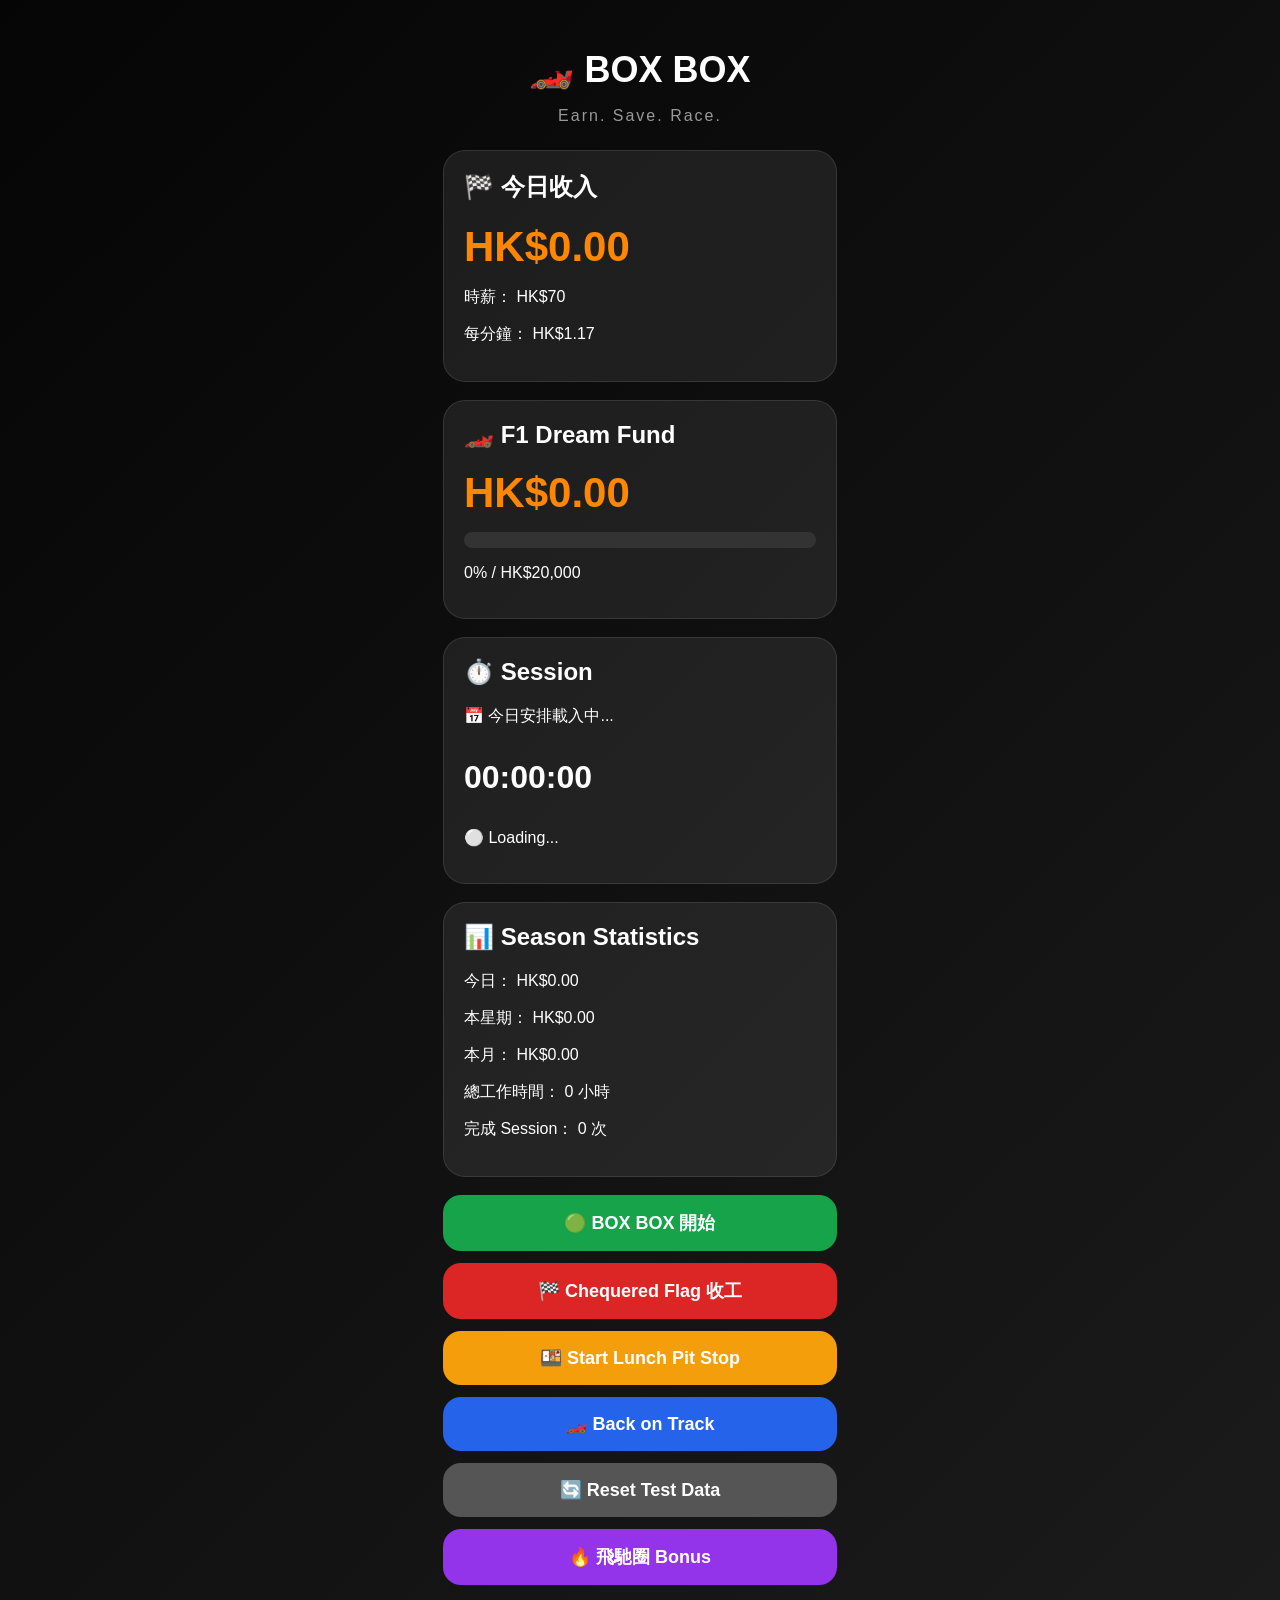
<file: index.html>
<!DOCTYPE html>
<html lang="zh-Hant">
<head>
    <meta charset="UTF-8">
    <meta name="viewport" content="width=device-width, initial-scale=1.0">

    <title>BOX BOX</title>

    <link rel="stylesheet" href="style.css">
</head>

<body>

<div class="app">

    <header>
        <h1>🏎️ BOX BOX</h1>
        <p>Earn. Save. Race.</p>
    </header>


    <section class="card">

        <h2>🏁 今日收入</h2>

        <div id="todayMoney" class="money">
            HK$0.00
        </div>

        <p>
            時薪：
            <span id="hourRate">HK$70</span>
        </p>

        <p>
            每分鐘：
            <span id="minuteRate">
                HK$1.17
            </span>
        </p>

    </section>



    <section class="card">

        <h2>🏎️ F1 Dream Fund</h2>

        <div id="totalFund" class="money">
            HK$0.00
        </div>


        <div class="progressBox">

            <div id="progressBar"></div>

        </div>


        <p id="progressText">
            0% / HK$20,000
        </p>


    </section>



    <section class="card">

        <h2>⏱️ Session</h2>
<p id="scheduleStatus">

📅 今日安排載入中...

</p>
        <p id="time">
            00:00:00
        </p>

        <p id="status">
⚪ Loading...
</p>

    </section>

<section class="card">

<h2>📊 Season Statistics</h2>

<p>
今日：
<span id="todayStat">
HK$0.00
</span>
</p>


<p>
本星期：
<span id="weekStat">
HK$0.00
</span>
</p>


<p>
本月：
<span id="monthStat">
HK$0.00
</span>
</p>


<p>
總工作時間：
<span id="workHours">
0 小時
</span>
</p>


<p>
完成 Session：
<span id="sessions">
0 次
</span>
</p>


</section>

    <button id="startBtn">
        🟢 BOX BOX 開始
    </button>


    <button id="stopBtn">
        🏁 Chequered Flag 收工
    </button>
<button id="lunchBtn">

🍱 Start Lunch Pit Stop

</button>


<button id="resumeBtn">

🏎️ Back on Track

</button>
<button id="resetBtn">
    🔄 Reset Test Data
</button>
<button id="bonusBtn">

🔥 飛馳圈 Bonus

</button>
</div>


<script src="script.js"></script>

</body>
</html>
</file>
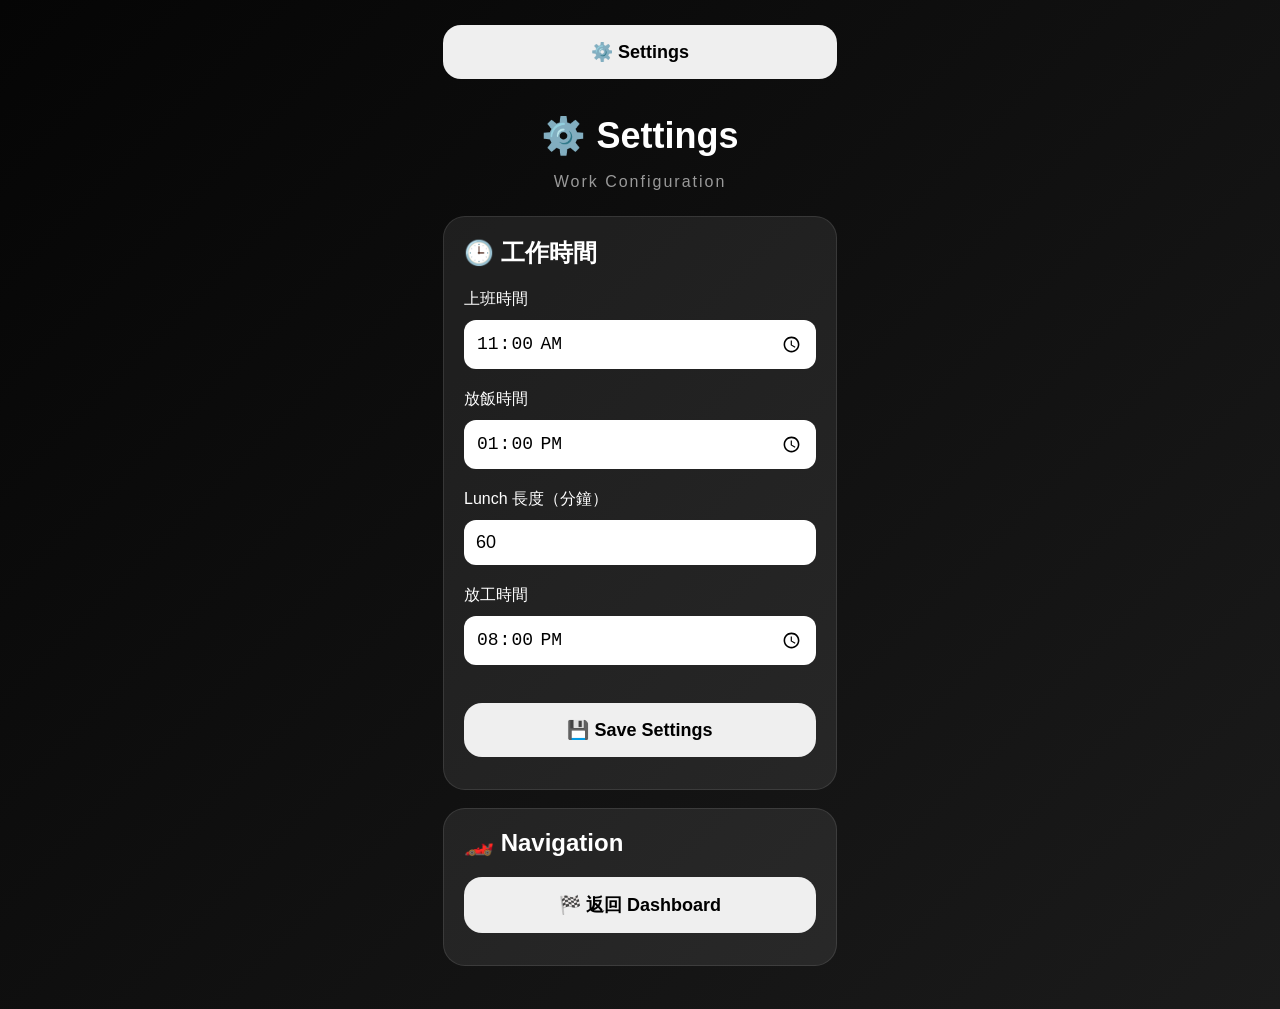
<file: settings.html>
<!DOCTYPE html>

<html lang="zh-Hant">

<head>

<meta charset="UTF-8">

<meta name="viewport" content="width=device-width, initial-scale=1.0">

<title>BOX BOX Settings</title>

<link rel="stylesheet" href="style.css">

</head>


<body>


<div class="app">


<header>
<button onclick="location.href='settings.html'">

⚙️ Settings

</button>
<h1>⚙️ Settings</h1>

<p>Work Configuration</p>

</header>



<div class="card">


<h2>🕒 工作時間</h2>


<label>
上班時間
</label>

<input id="workStart" type="time">



<label>
放飯時間
</label>

<input id="lunchStart" type="time">



<label>
Lunch 長度（分鐘）
</label>

<input id="lunchDuration" type="number">



<label>
放工時間
</label>

<input id="workEnd" type="time">


<br><br>


<button id="saveBtn">

💾 Save Settings

</button>

<script>

const workStart =
document.getElementById("workStart");

const lunchStart =
document.getElementById("lunchStart");

const lunchDuration =
document.getElementById("lunchDuration");

const workEnd =
document.getElementById("workEnd");


// 讀取設定

workStart.value =
localStorage.getItem("workStart") || "11:00";


lunchStart.value =
localStorage.getItem("lunchStart") || "13:00";


lunchDuration.value =
localStorage.getItem("lunchDuration") || "60";


workEnd.value =
localStorage.getItem("workEnd") || "20:00";




// 保存

document
.getElementById("saveBtn")
.onclick=function(){


localStorage.setItem(
"workStart",
workStart.value
);


localStorage.setItem(
"lunchStart",
lunchStart.value
);


localStorage.setItem(
"lunchDuration",
lunchDuration.value
);


localStorage.setItem(
"workEnd",
workEnd.value
);


alert("⚙️ Settings Saved!");

};

</script>

</div>



<div class="card">

<h2>🏎️ Navigation</h2>


<button onclick="location.href='index.html'">

🏁 返回 Dashboard

</button>


</div>



</div>


</body>


</html>
</file>
<file: style.css>
* {
    box-sizing: border-box;
}


body {

    margin:0;

    min-height:100vh;

    background:
    linear-gradient(
        135deg,
        #050505,
        #1b1b1b
    );

    color:white;

    font-family:
    -apple-system,
    BlinkMacSystemFont,
    "SF Pro Display",
    Arial,
    sans-serif;

}



.app {

    max-width:430px;

    margin:auto;

    padding:25px 18px;

}



header {

    text-align:center;

    margin-bottom:25px;

}



header h1 {

    font-size:36px;

    margin-bottom:5px;

}



header p {

    color:#999;

    letter-spacing:2px;

}




.card {

    background:
    rgba(255,255,255,0.08);

    border-radius:22px;

    padding:20px;

    margin-bottom:18px;

    border:
    1px solid rgba(255,255,255,0.1);

}



.card h2 {

    margin-top:0;

}




.money {

    font-size:42px;

    font-weight:800;

    color:#ff8700;

    margin:15px 0;

}




.progressBox {

    height:16px;

    background:#333;

    border-radius:20px;

    overflow:hidden;

}



#progressBar {

    height:100%;

    width:0%;

    background:#ff8700;

    transition:0.5s;

}




#time {

    font-size:32px;

    font-weight:bold;

}
#resetBtn {

    background:#555;

    color:white;

}



button {

    width:100%;

    padding:16px;

    margin-bottom:12px;

    border:none;

    border-radius:18px;

    font-size:18px;

    font-weight:bold;

}



#startBtn {

    background:#16a34a;

    color:white;

}



#stopBtn {

    background:#dc2626;

    color:white;

}
input {

width:100%;

padding:12px;

margin:10px 0 20px;

border-radius:12px;

border:none;

font-size:18px;

}
#lunchBtn {

background:#f59e0b;

color:white;

}



#resumeBtn {

background:#2563eb;

color:white;

}
canvas {

max-height:300px;

}
#bonusBtn {

background:#9333ea;

color:white;

}
</file>
